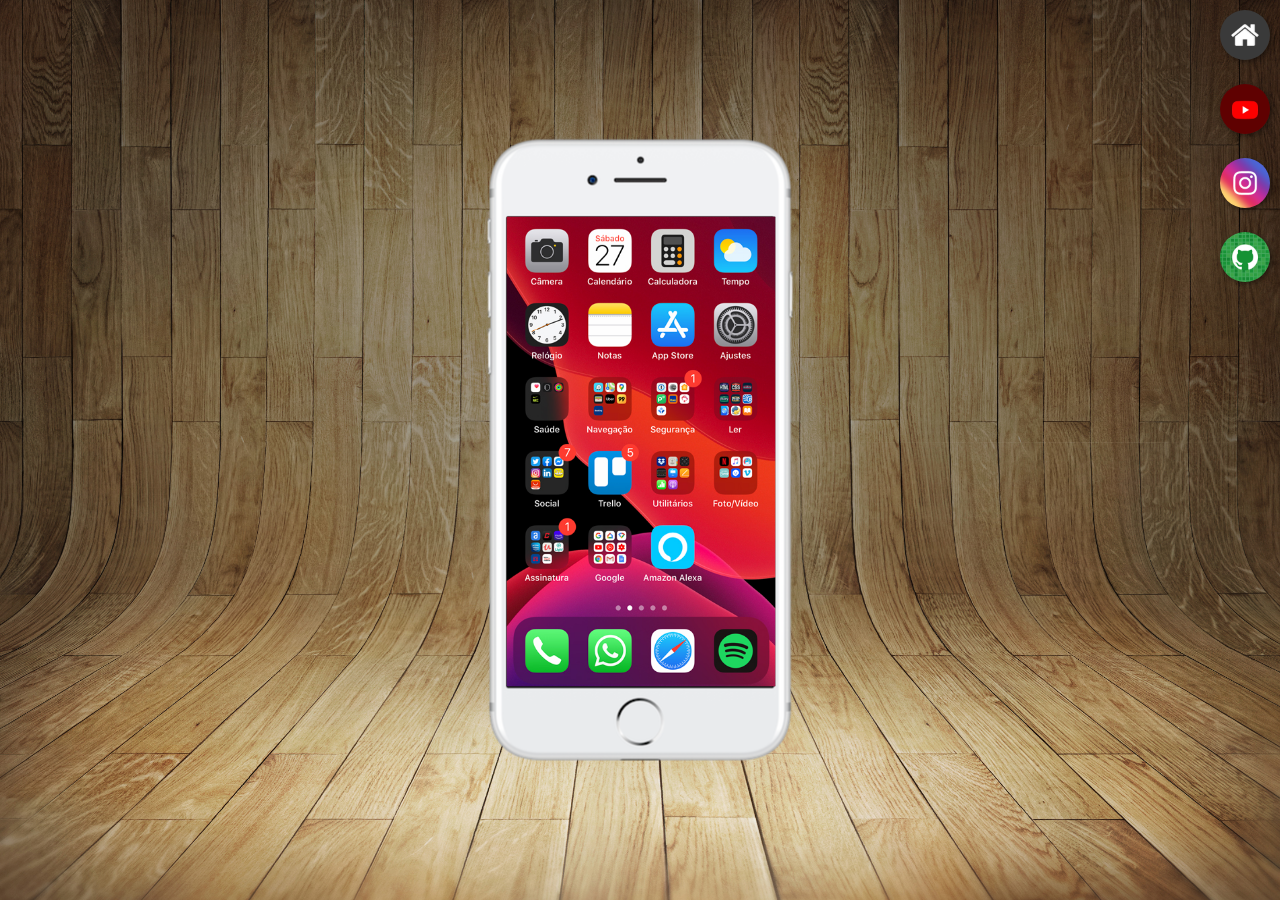
<file: index.html>
<!DOCTYPE html>
<html lang="en">

<head>
    <meta charset="UTF-8">
    <meta name="viewport" content="width=device-width, initial-scale=1.0">
    <title>Document</title>
    <link rel="shortcut icon" href="favicon.ico" type="image/x-icon">
    <link rel="stylesheet" href="estilo/sytle.css">
</head>

<body>
    <main>
        <section id="telefone">
            <iframe src="home.html" name="tela" id="tela" frameborder="0">
                Seu navegador não é compativel
            </iframe>
        </section>
        <section id="redes-sociais">
            <a href="home.html" target="tela"><img src="imagens/logo-home.jpg" alt=""></a><br>
            <a href="youtube.html" target="tela"><img src="imagens/logo-youtube.jpg" alt=""></a><br>
            <a href="insta.html" target="tela"><img src="imagens/logo-instagram.jpg" alt=""></a><br>
            <a href="github.html" target="tela"><img src="imagens/logo-github.jpg" alt=""></a><br>
            <!-- <a href="" target="tela"><img src="imagens/logo-twitter.jpg" alt=""></a><br> -->
            <!-- <a href="" target="tela"><img src="imagens/logo-facebook.jpg" alt=""></a><br> -->
        </section>
    </main>
</body>

</html>
</file>
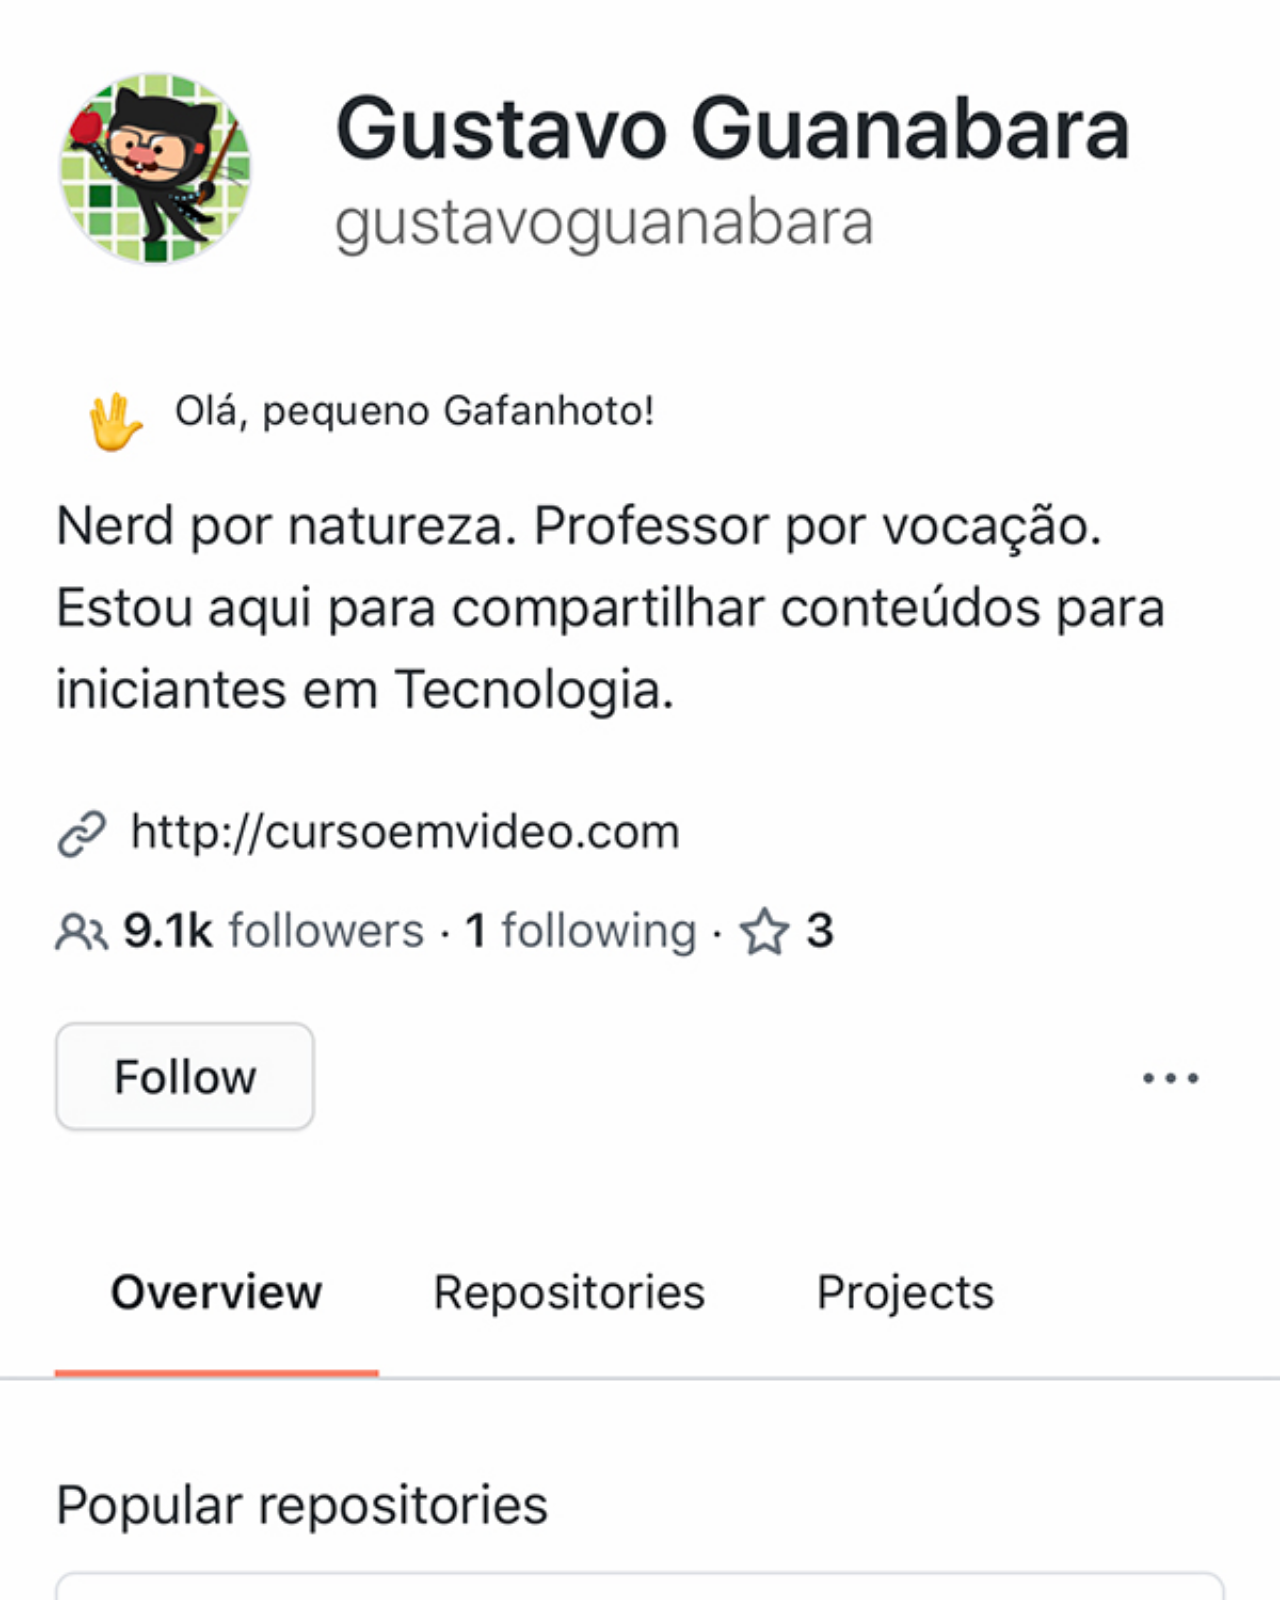
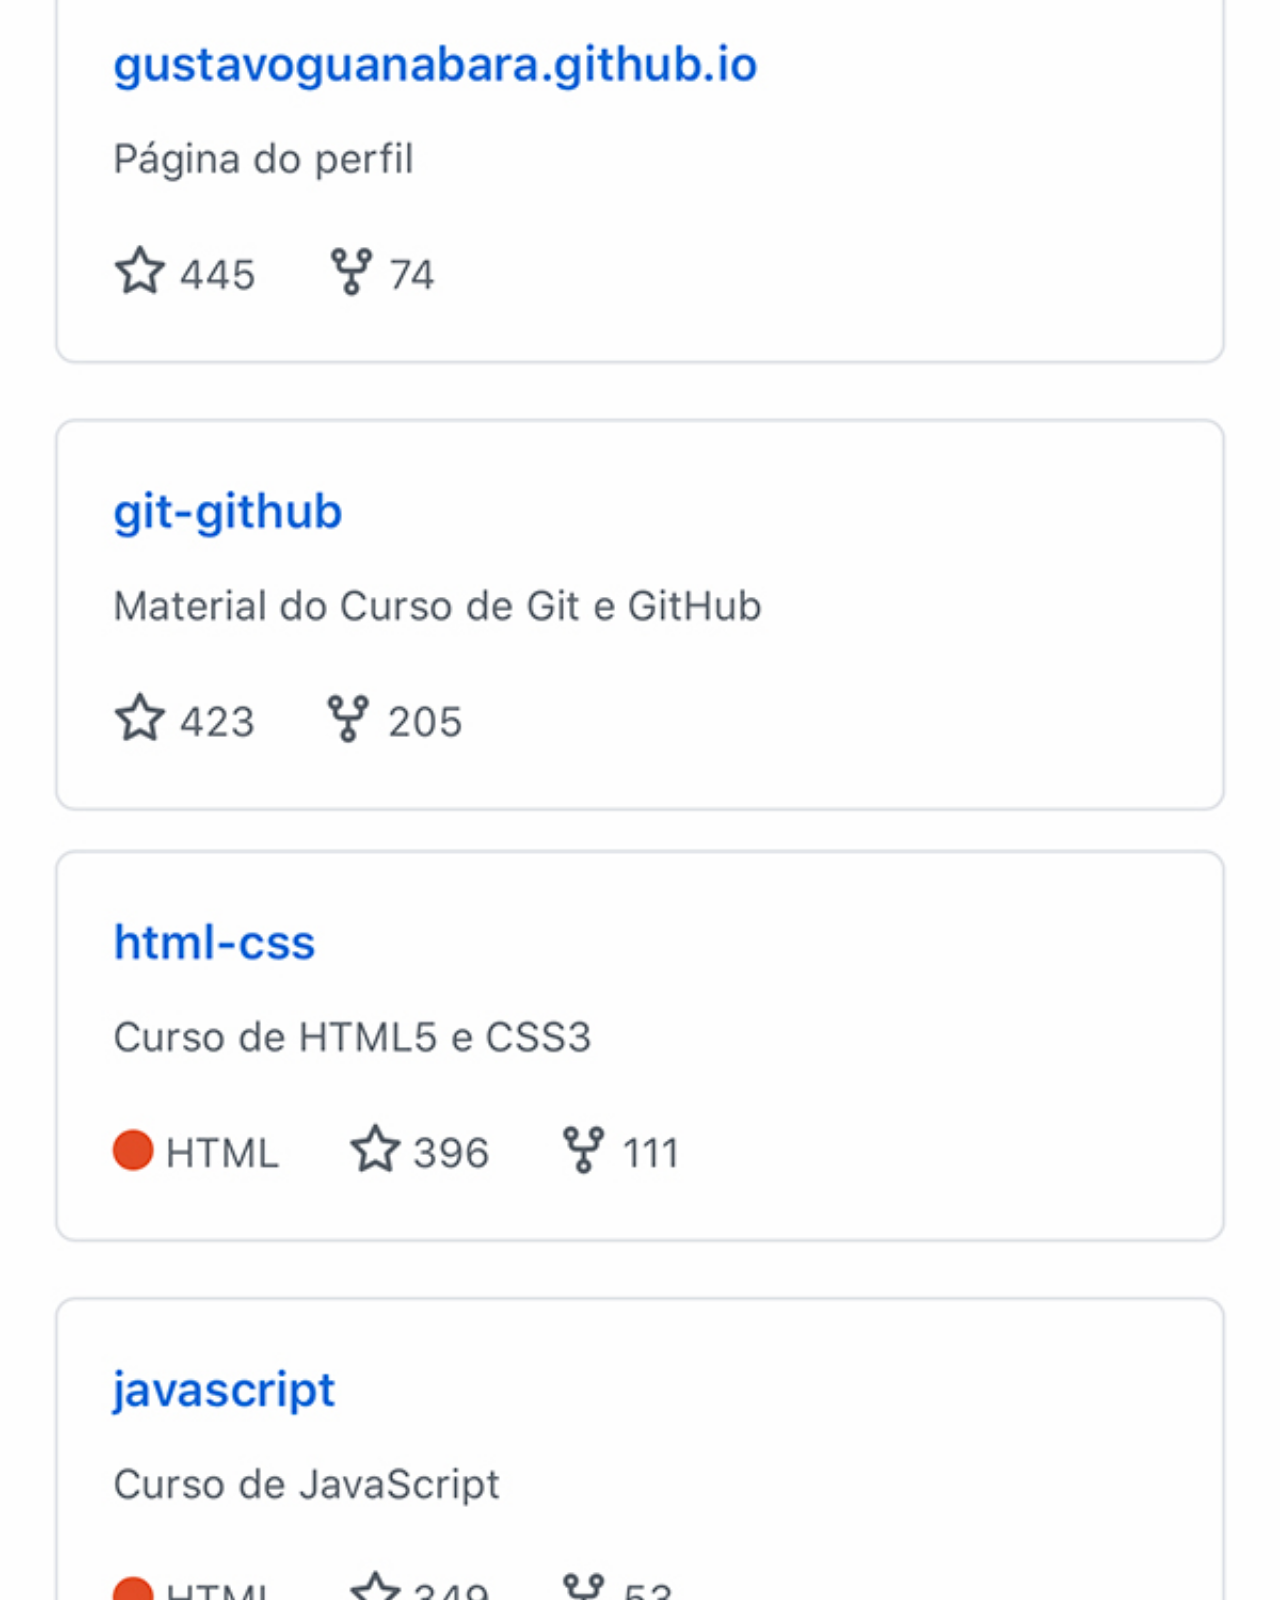
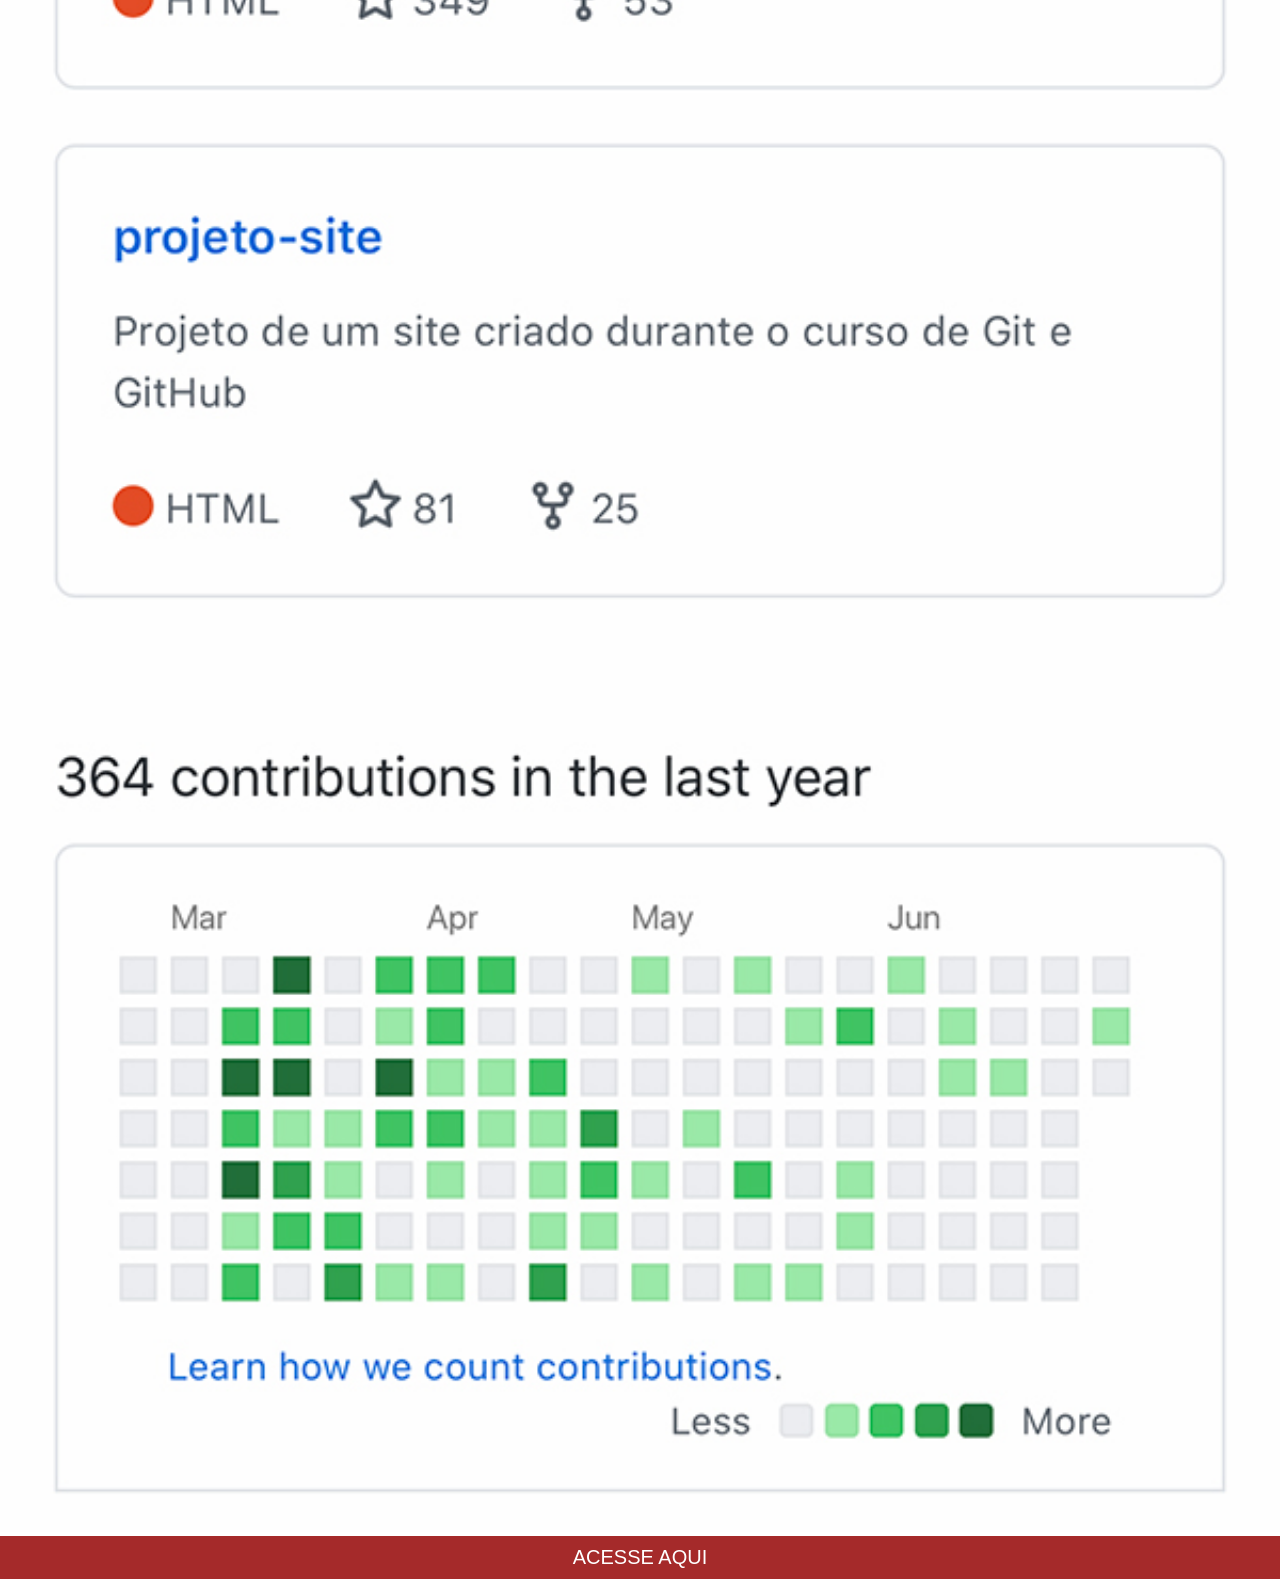
<file: github.html>
<!DOCTYPE html>
<html lang="en">
<head>
    <meta charset="UTF-8">
    <meta name="viewport" content="width=device-width, initial-scale=1.0">
    <title>GitHub</title>
    <link rel="stylesheet" href="estilo/telas.css">
</head>
<body>
    <img src="imagens/tela-github.jpg" alt="">
    <a href="https://github.com/pyetro-cod">Acesse aqui</a>

</body>
</html>
</file>
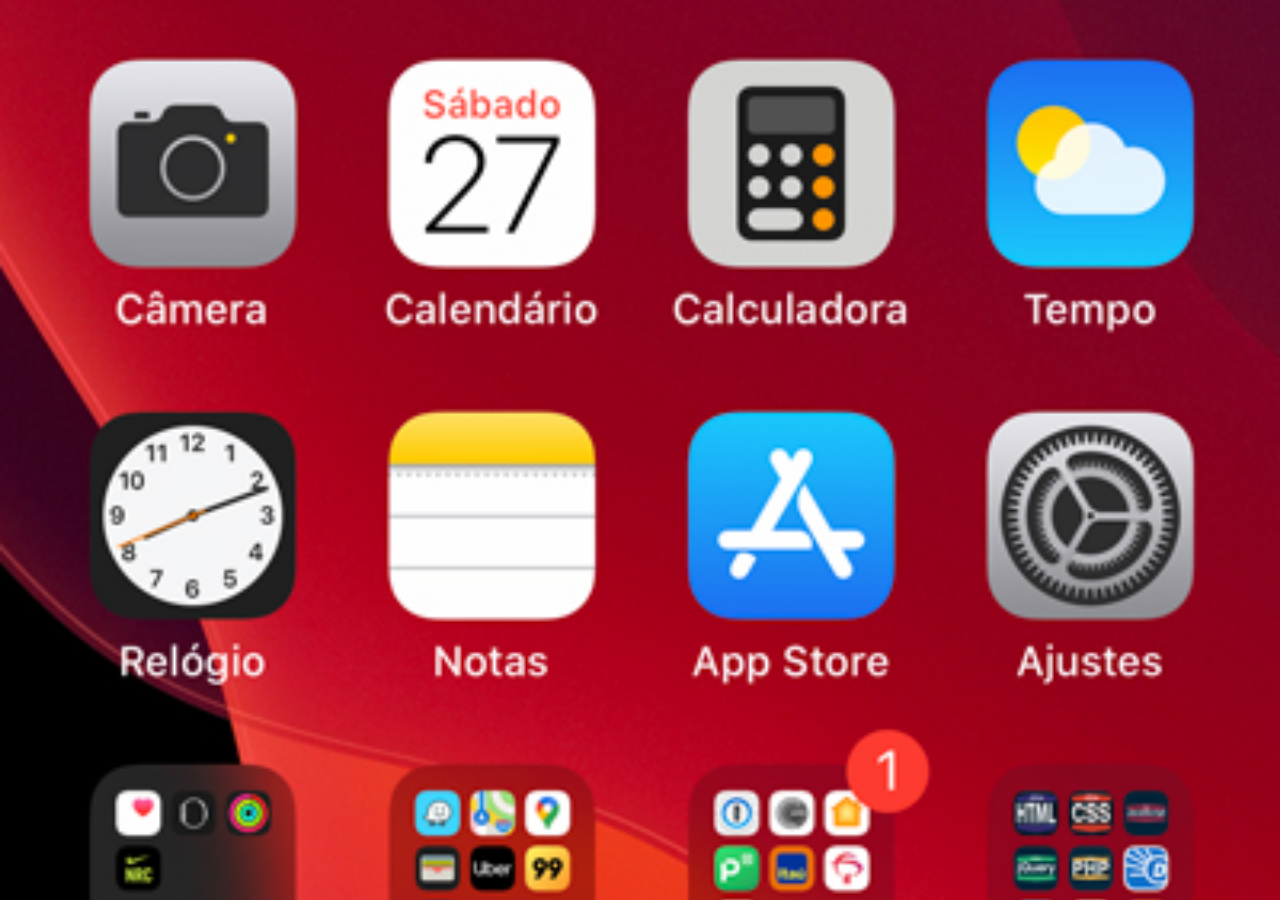
<file: home.html>
<!DOCTYPE html>
<html lang="en">
<head>
    <meta charset="UTF-8">
    <meta name="viewport" content="width=device-width, initial-scale=1.0">
    <title>Document</title>
</head>
<style>
    *{
        margin: 0px;
        padding: 0px;
    }

    body{
       
        background: black url(imagens/tela-home.jpg) no-repeat
        top center;
        background-size: cover;
    }

</style>
<body>
    
</body>
</html>
</file>
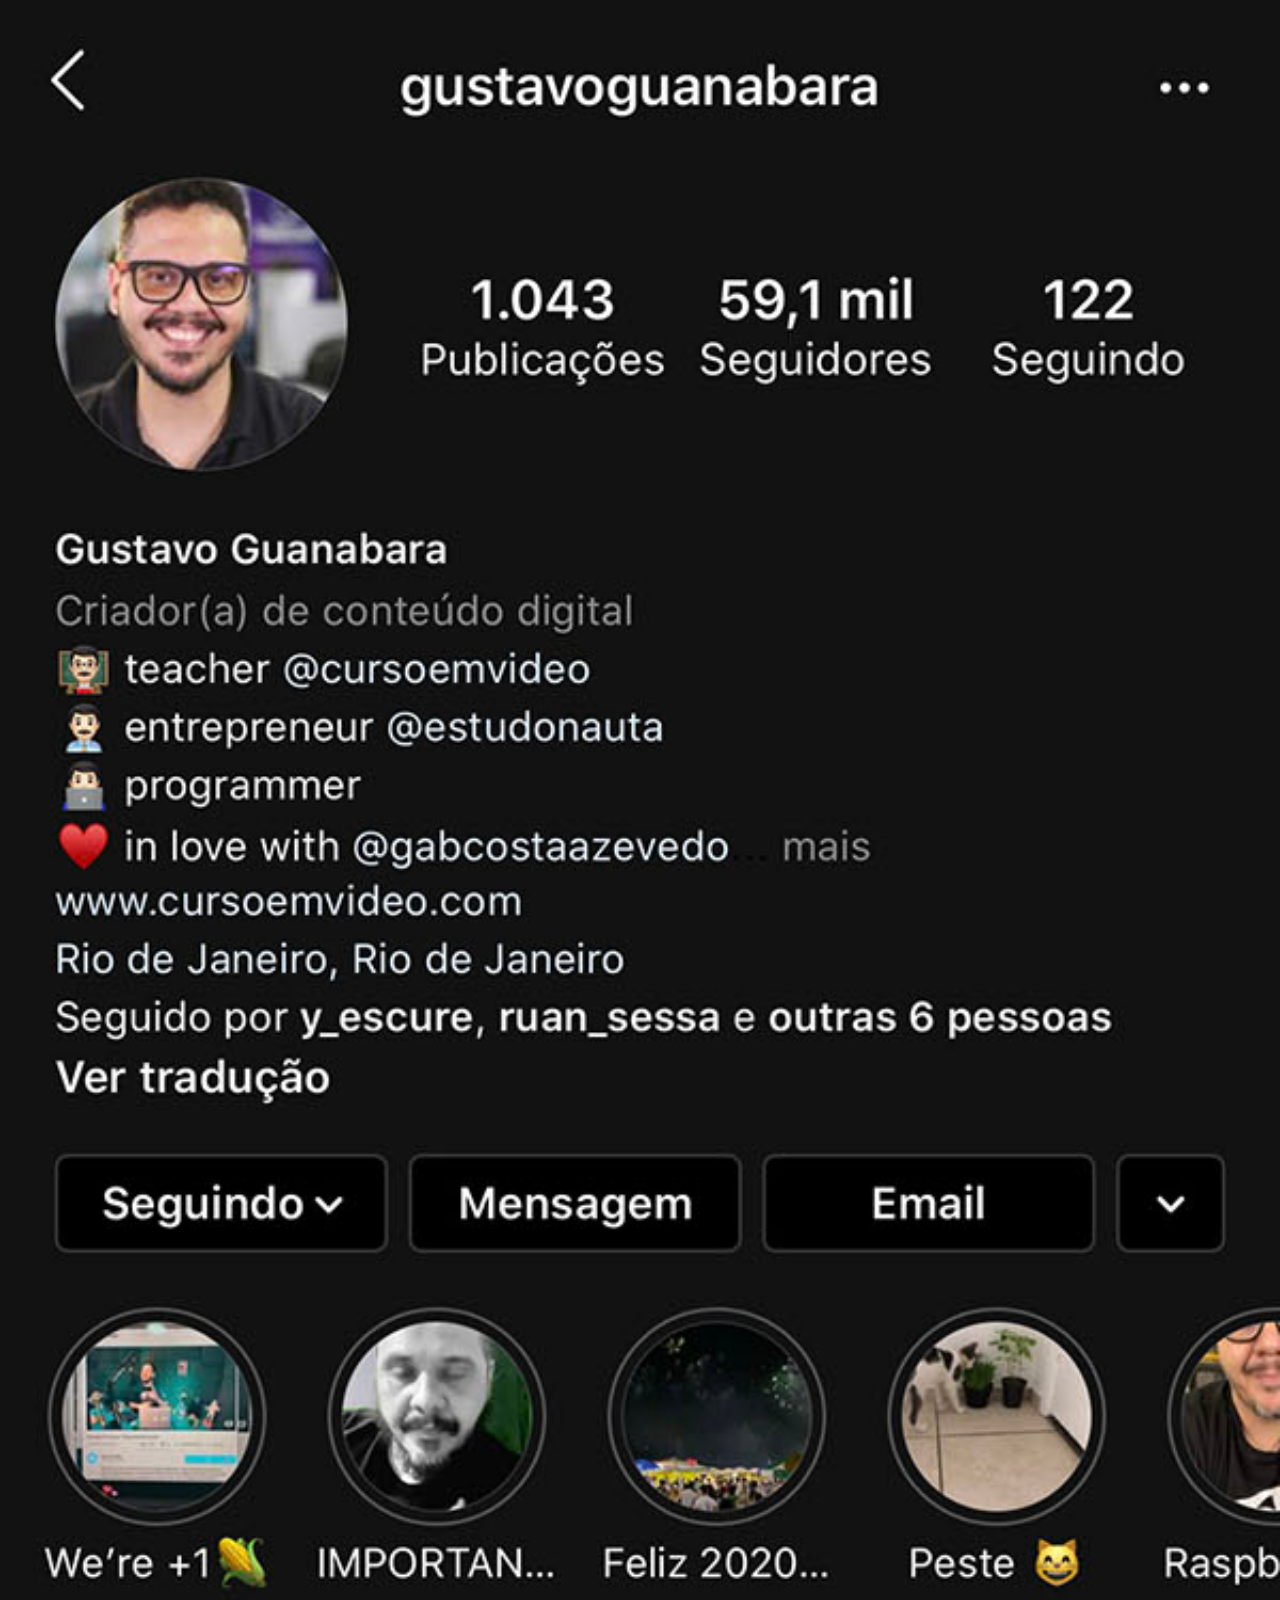
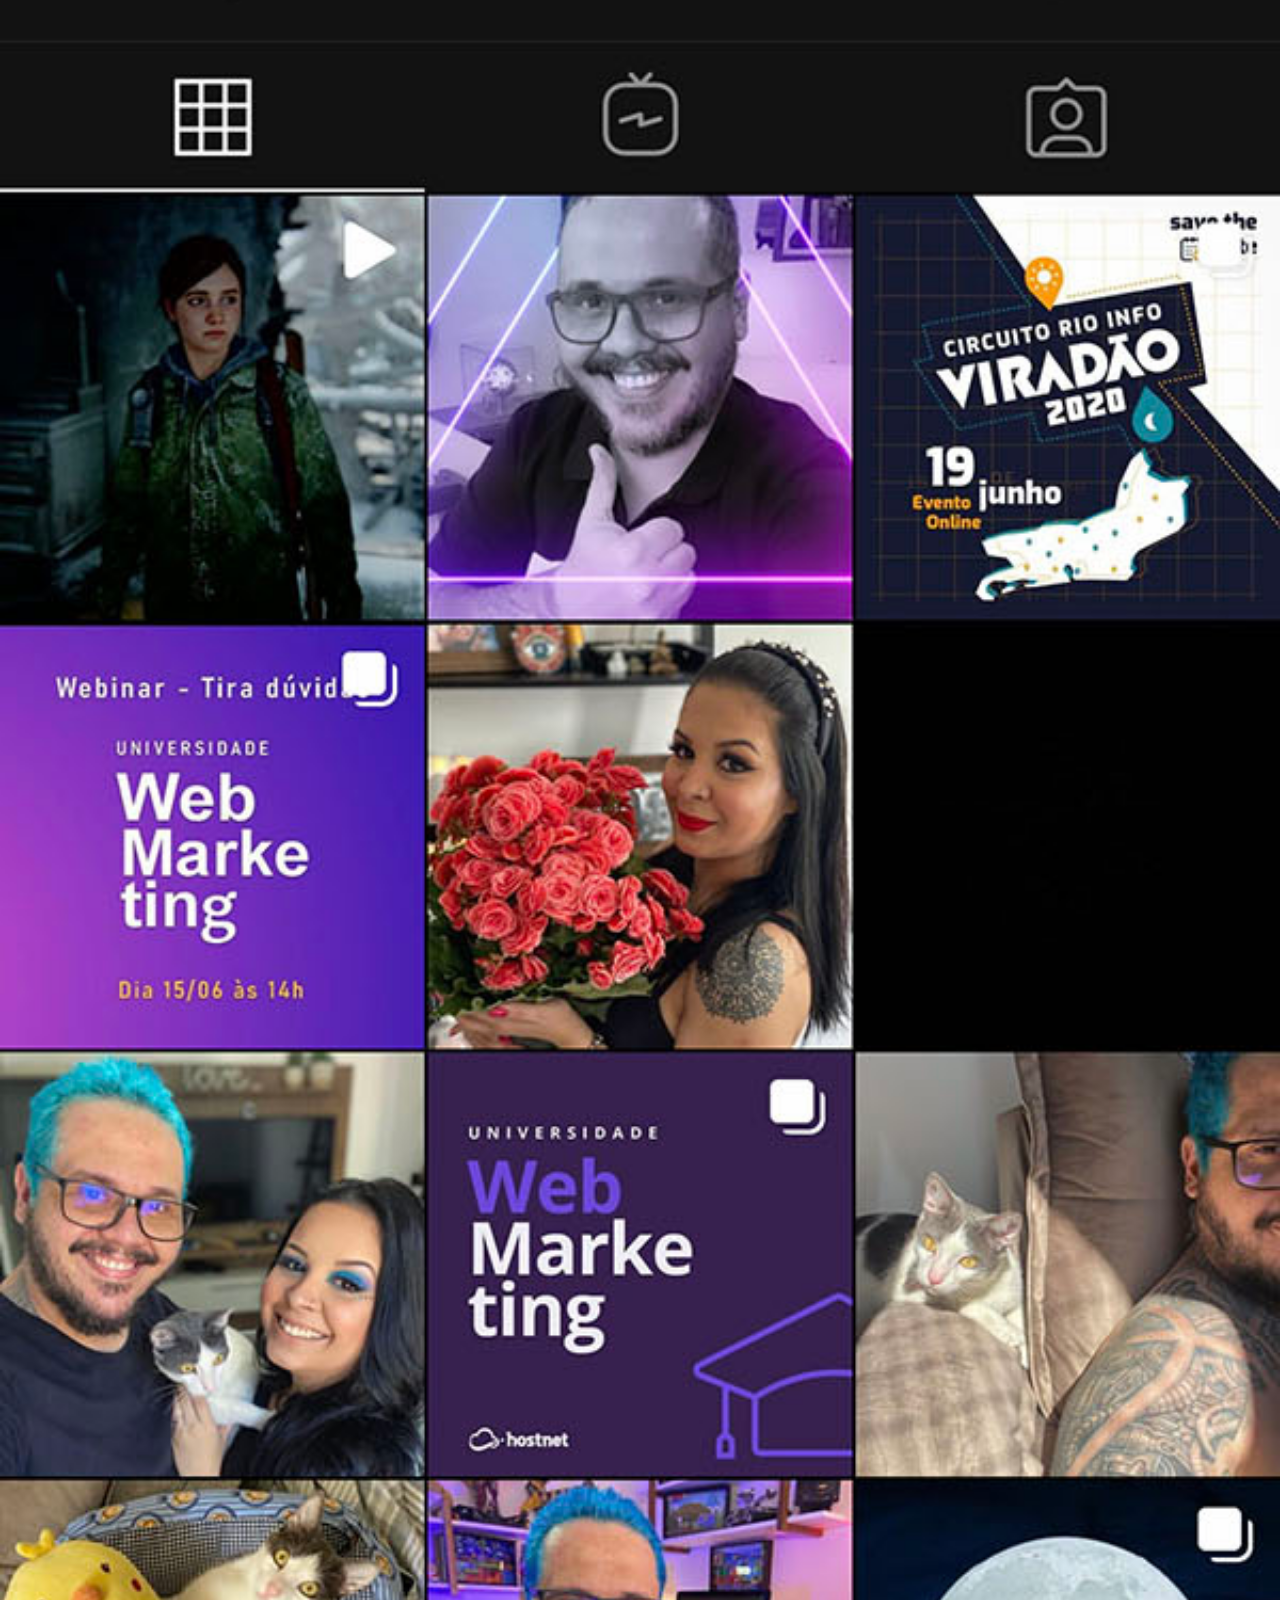
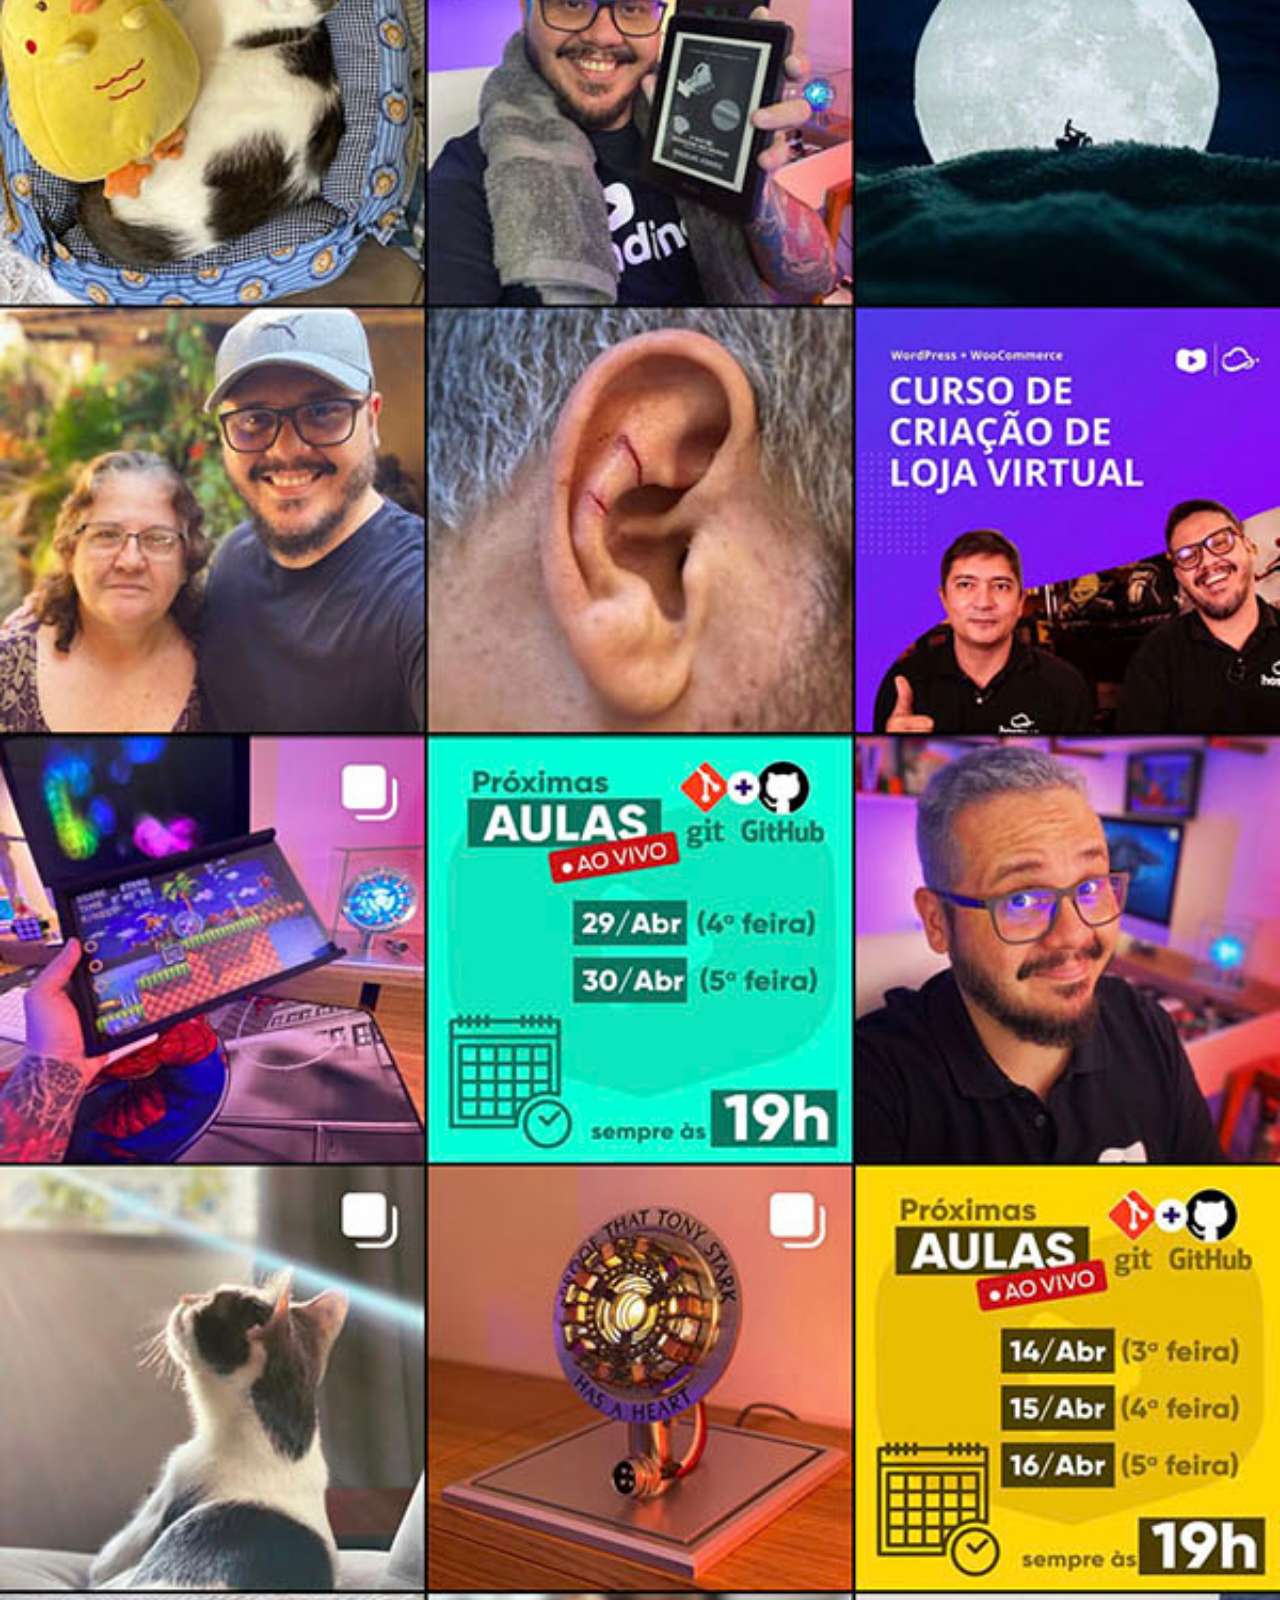
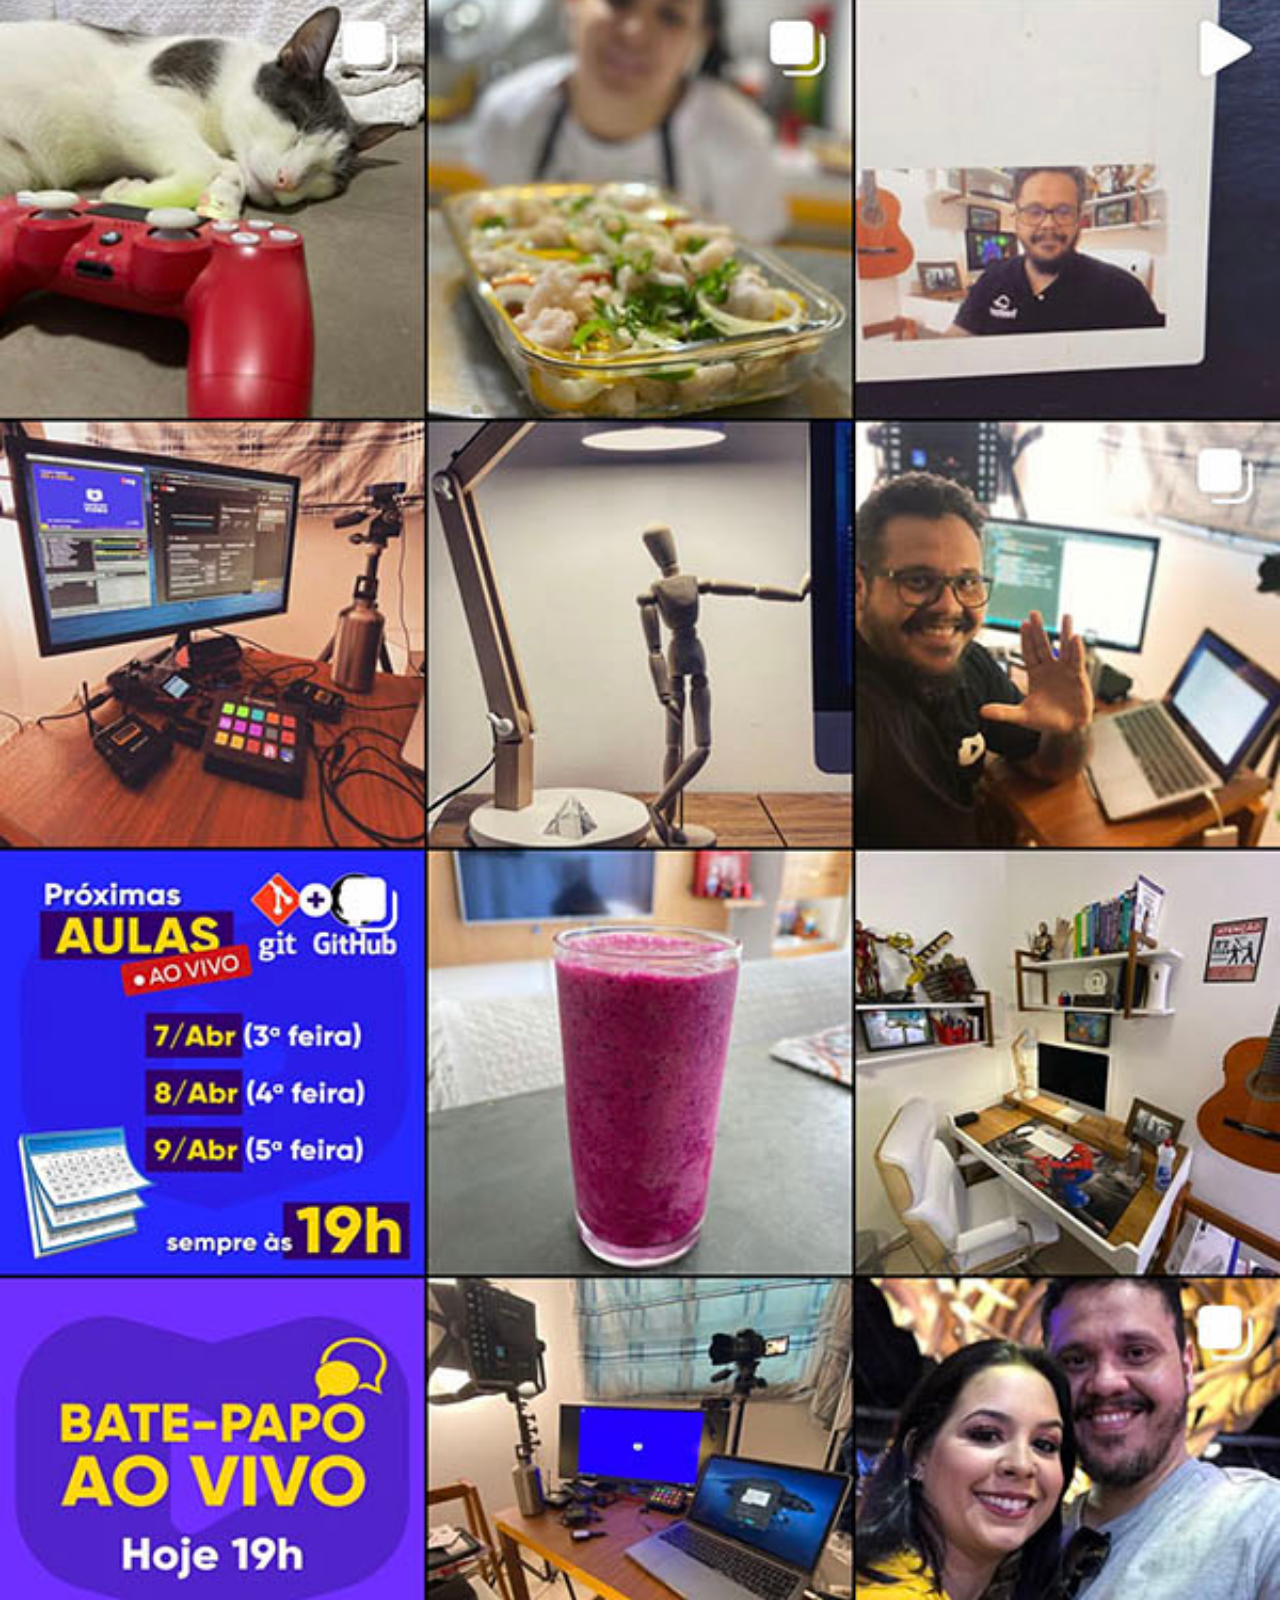
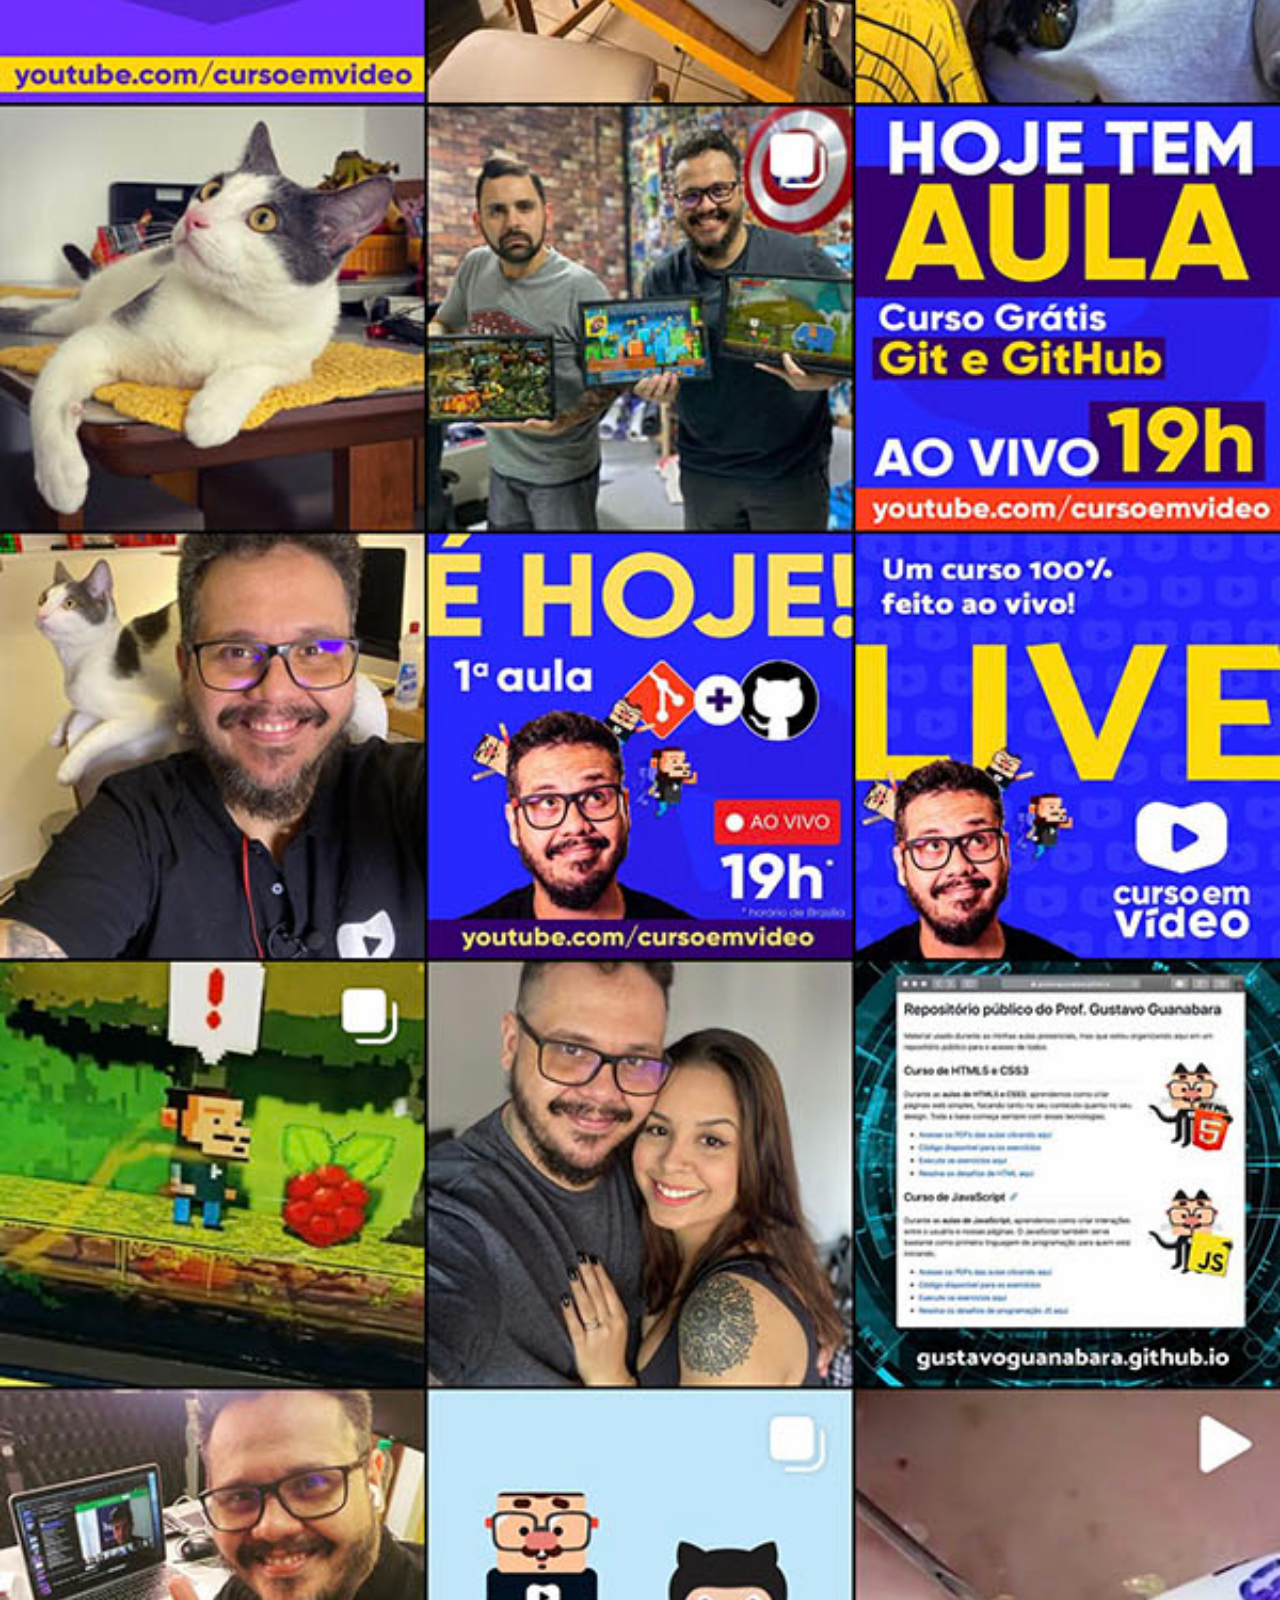
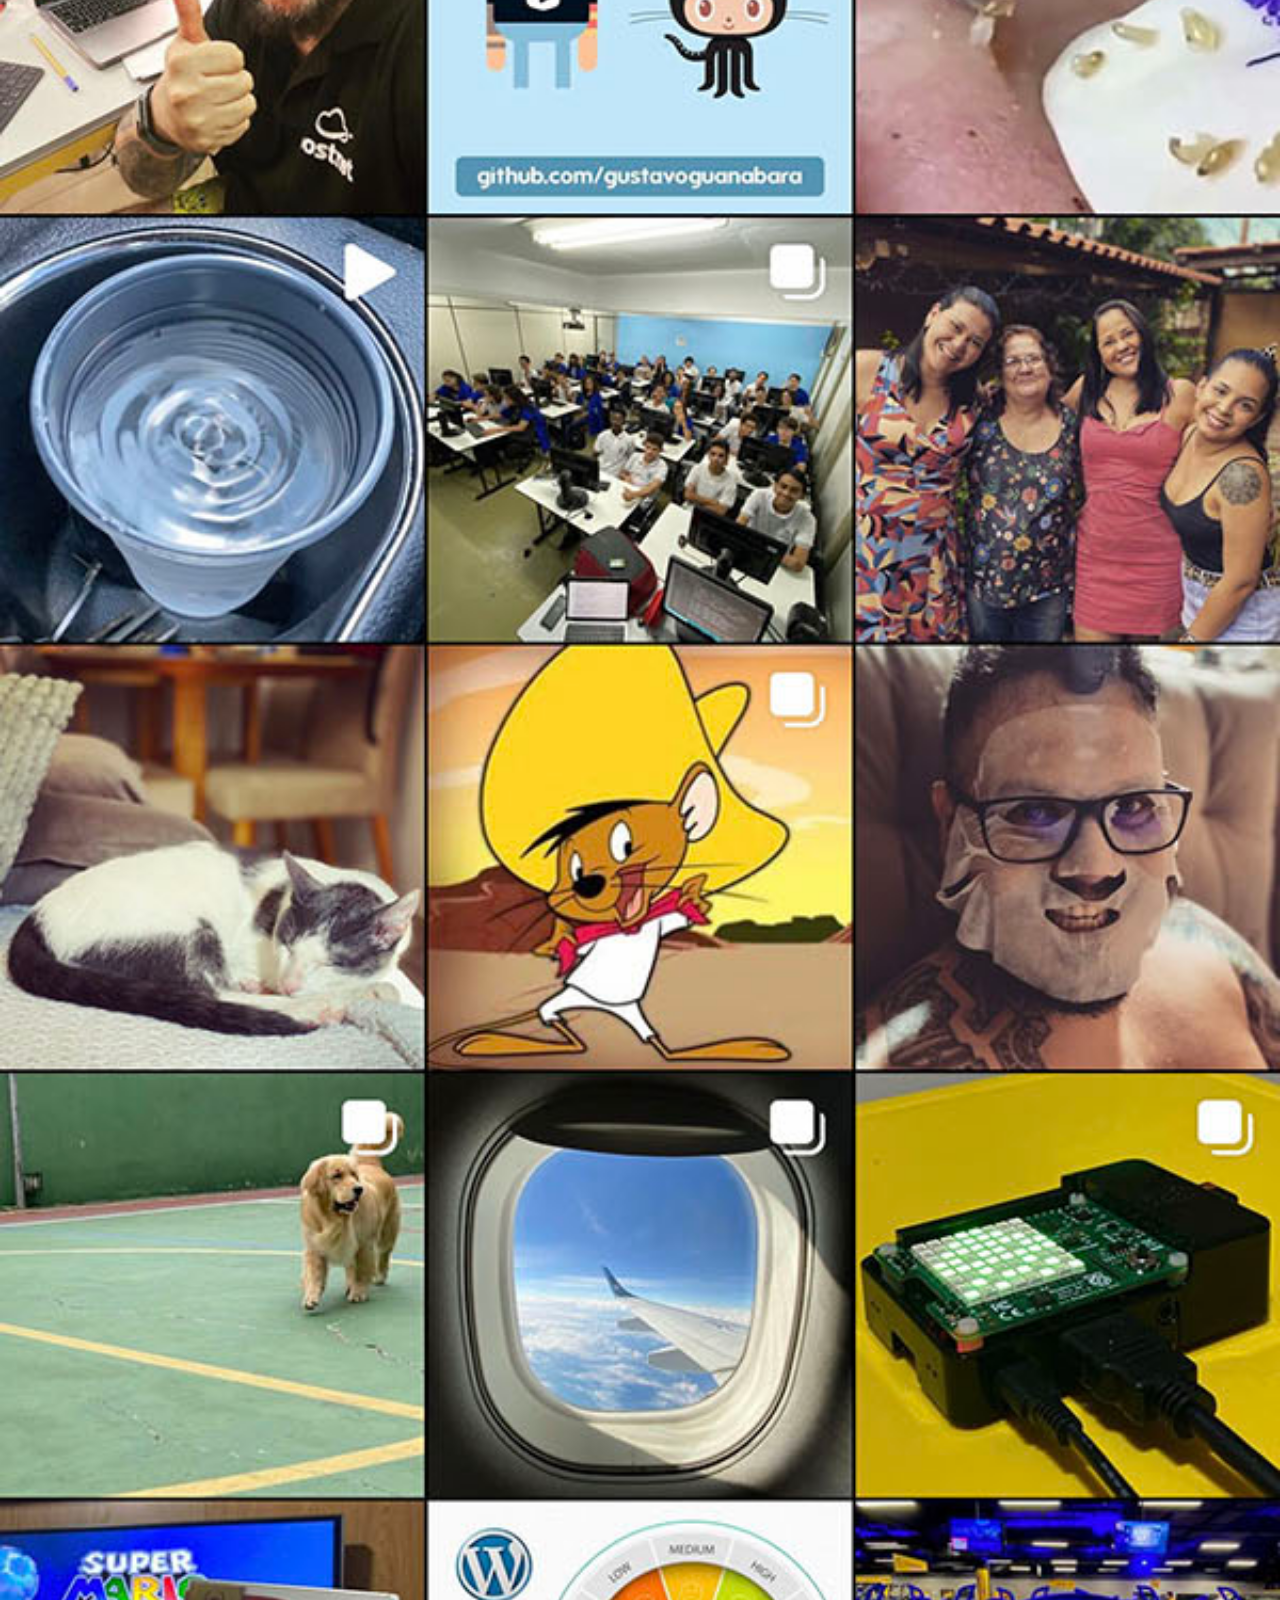
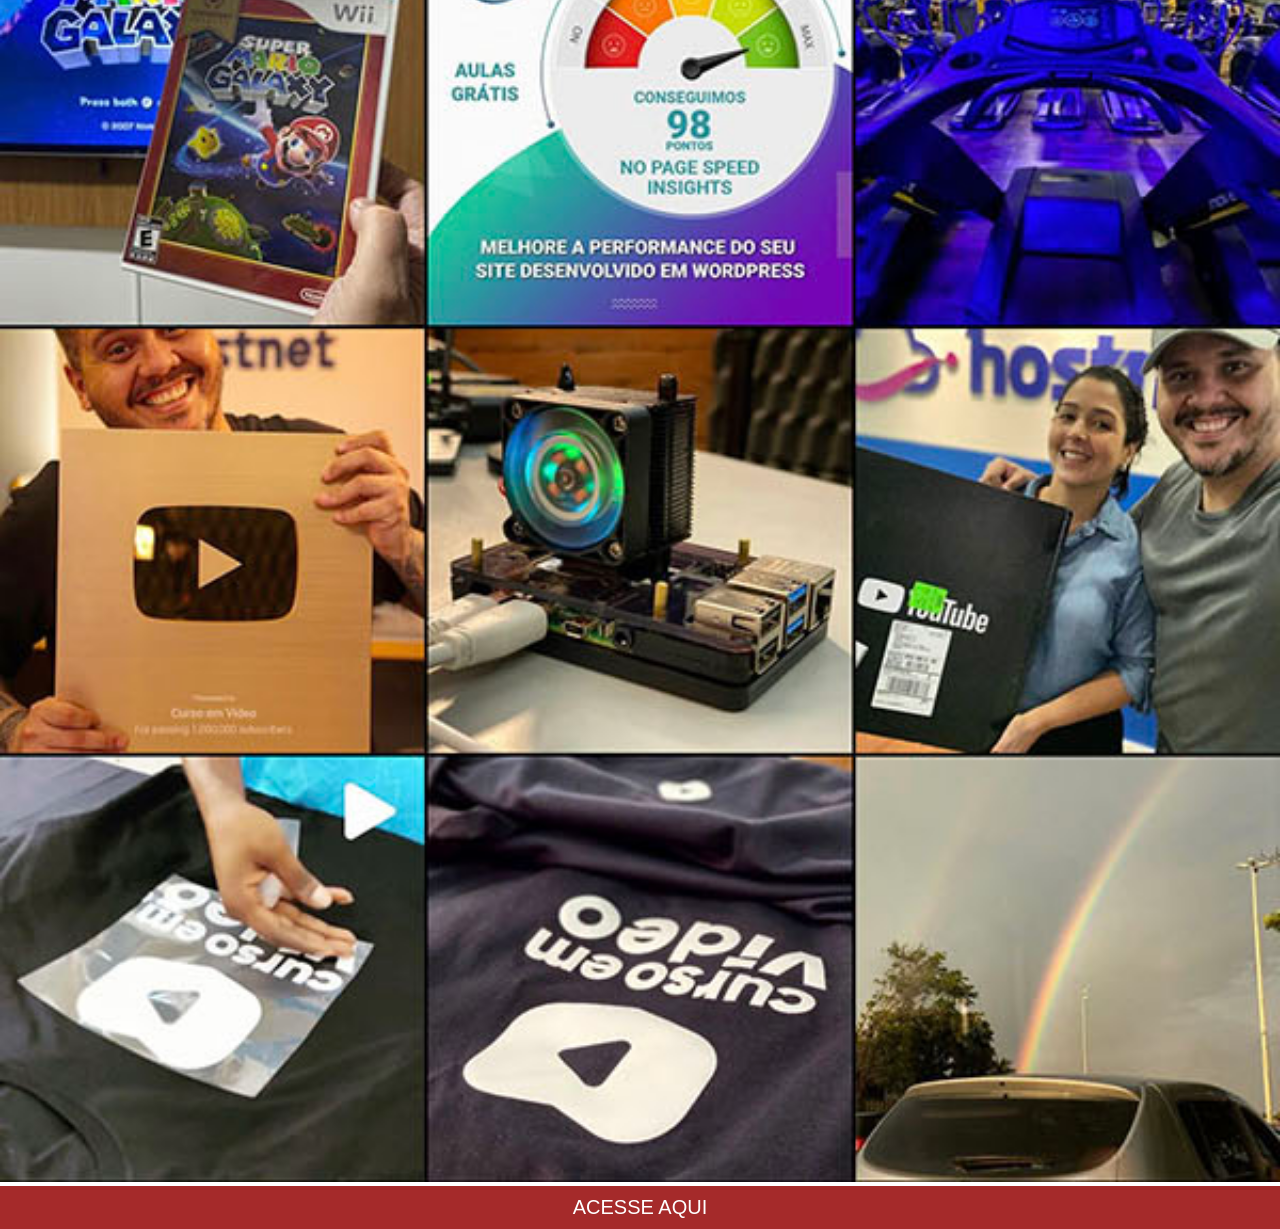
<file: insta.html>
<!DOCTYPE html>
<html lang="en">
<head>
    <meta charset="UTF-8">
    <meta name="viewport" content="width=device-width, initial-scale=1.0">
    <title>Instagram</title>
    <link rel="stylesheet" href="estilo/telas.css">
</head>
<body>
    <img src="imagens/tela-instagram.jpg" alt="tela-instagram">
    <a href="https://www.instagram.com/pyetro_dev/">Acesse aqui</a>
</body>
</html>
</file>
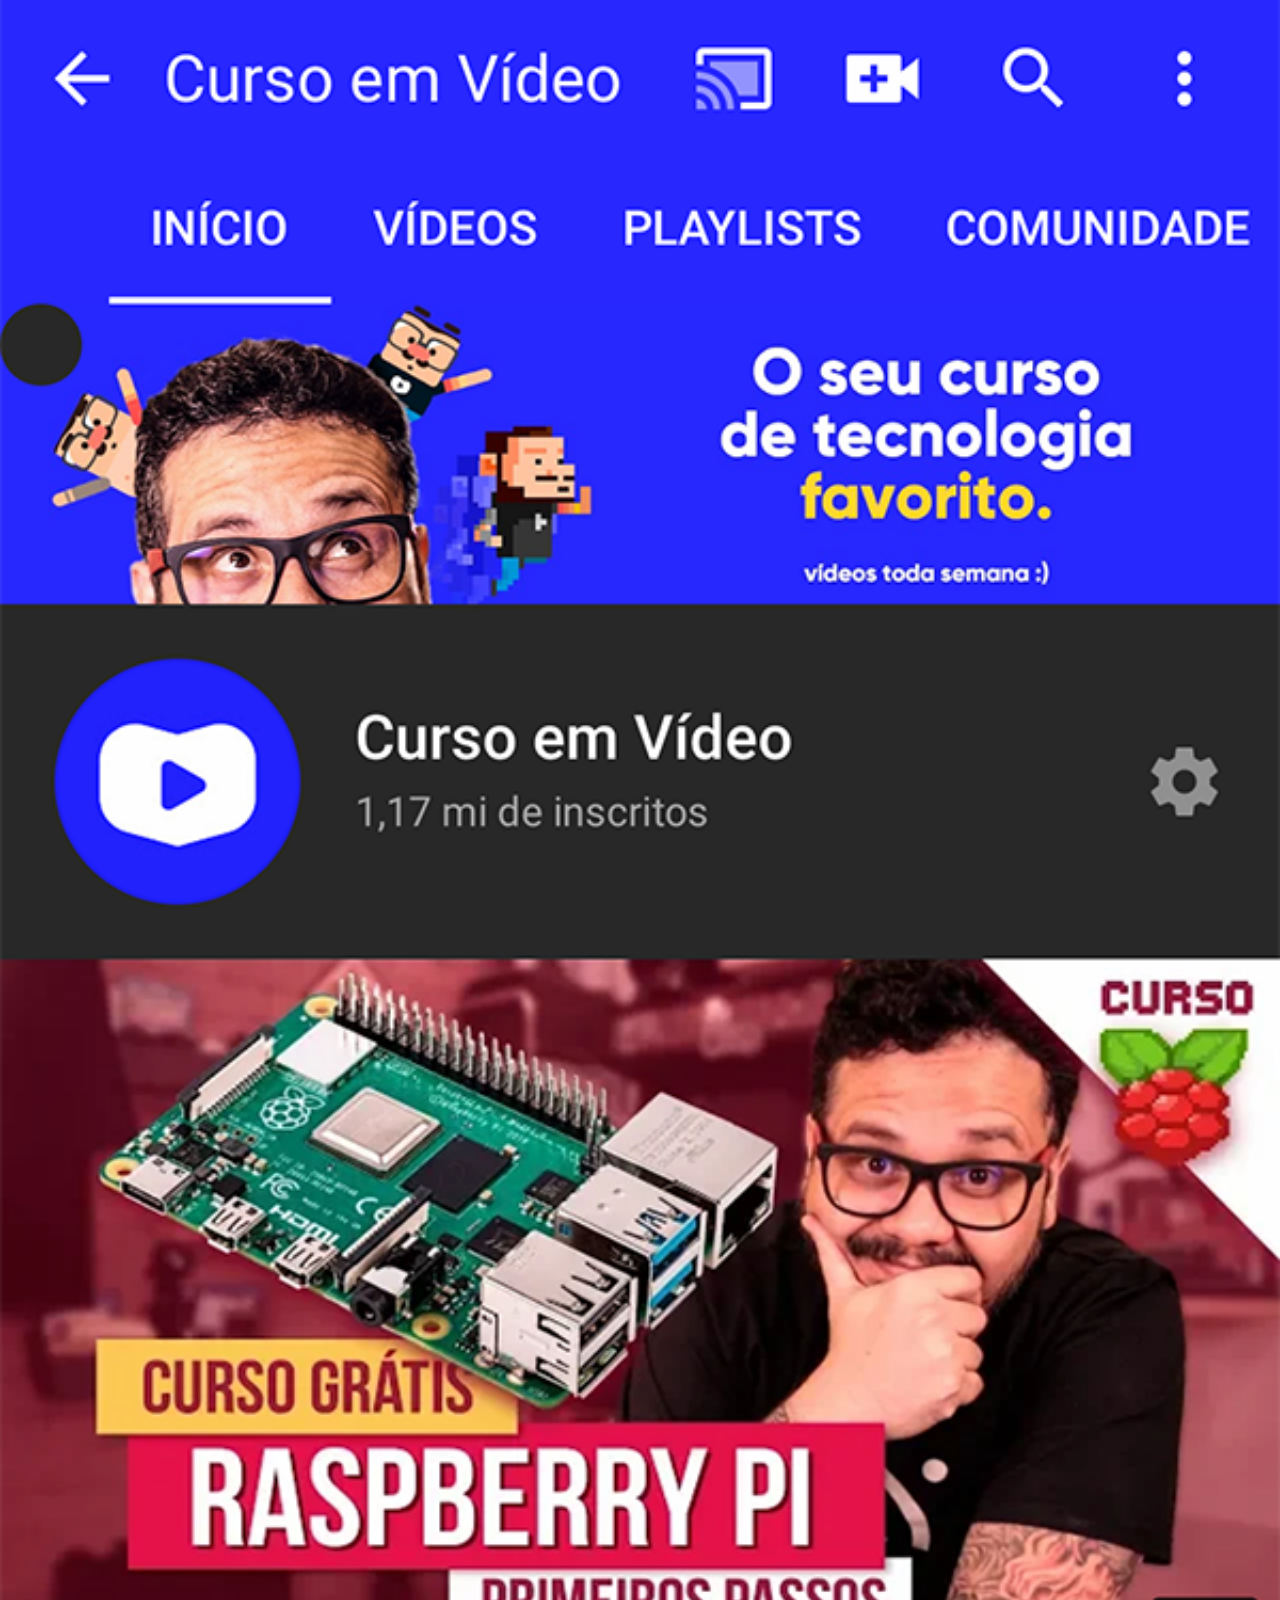
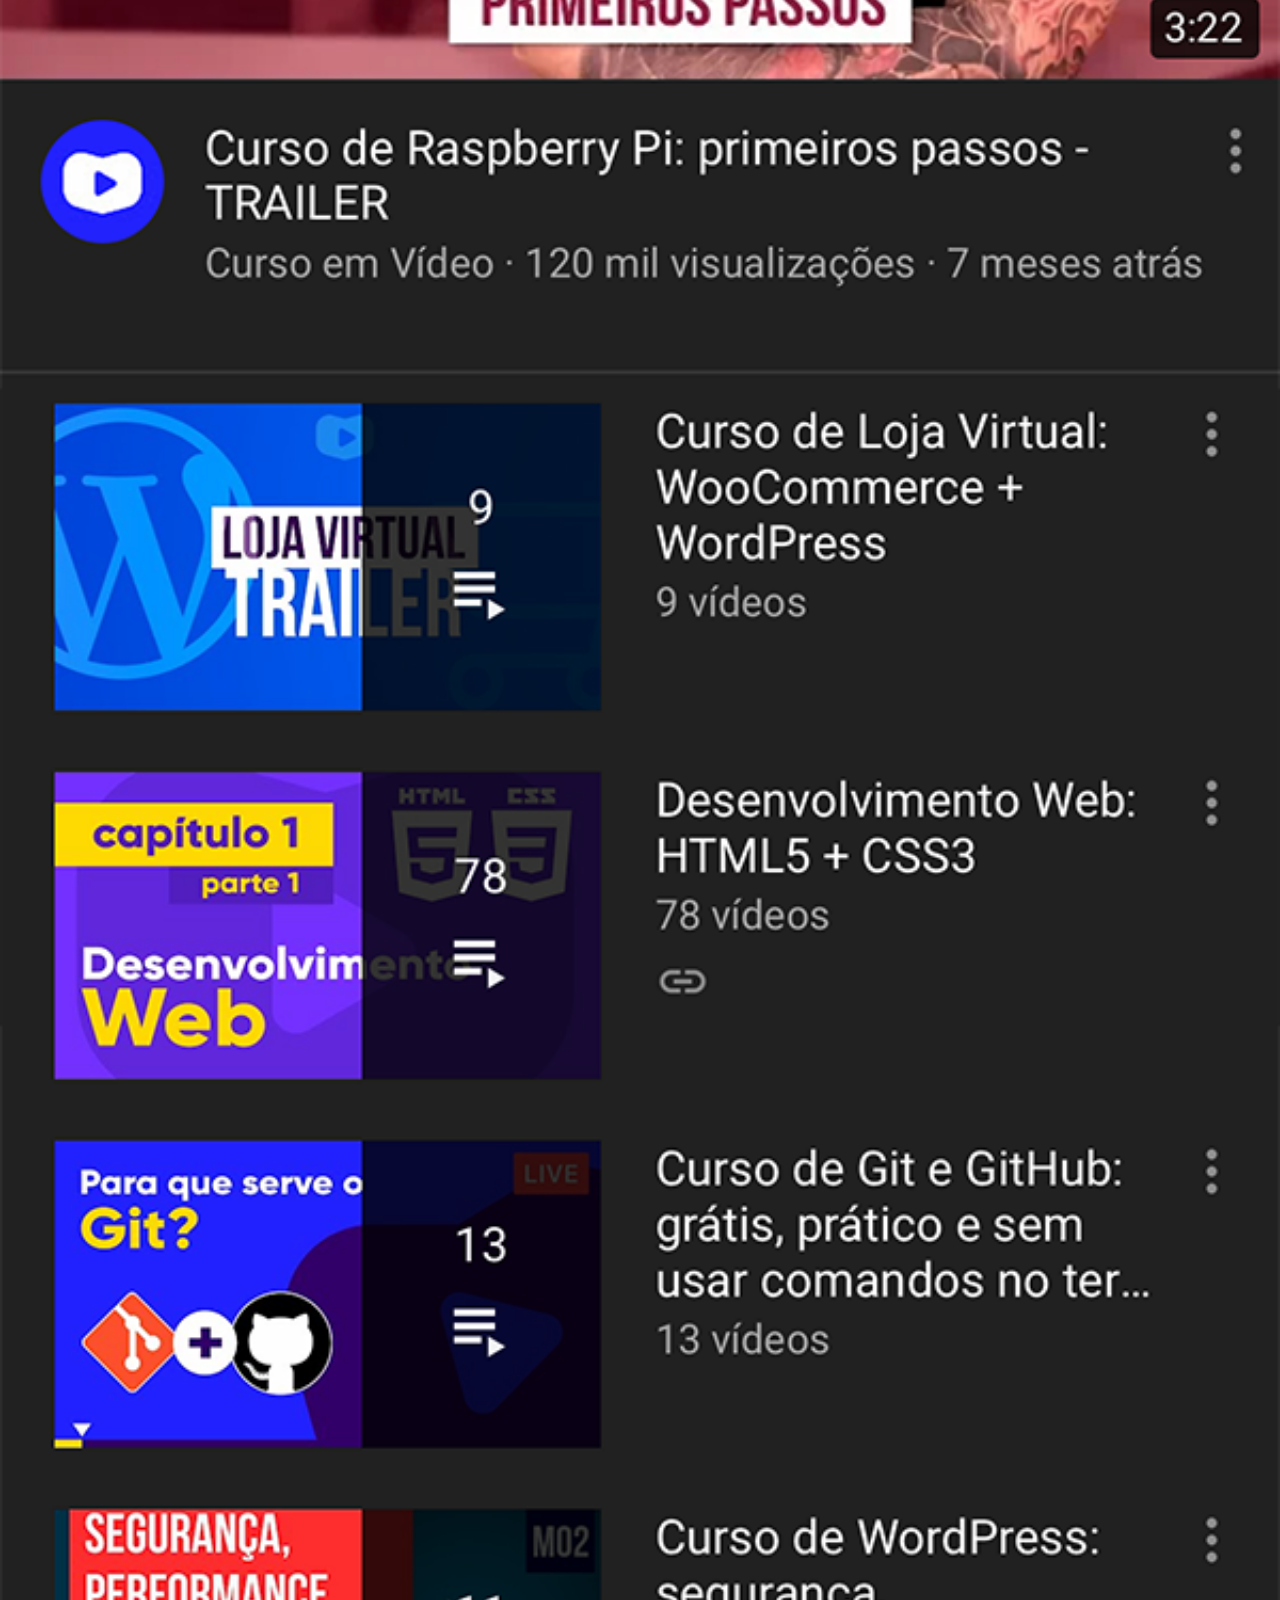
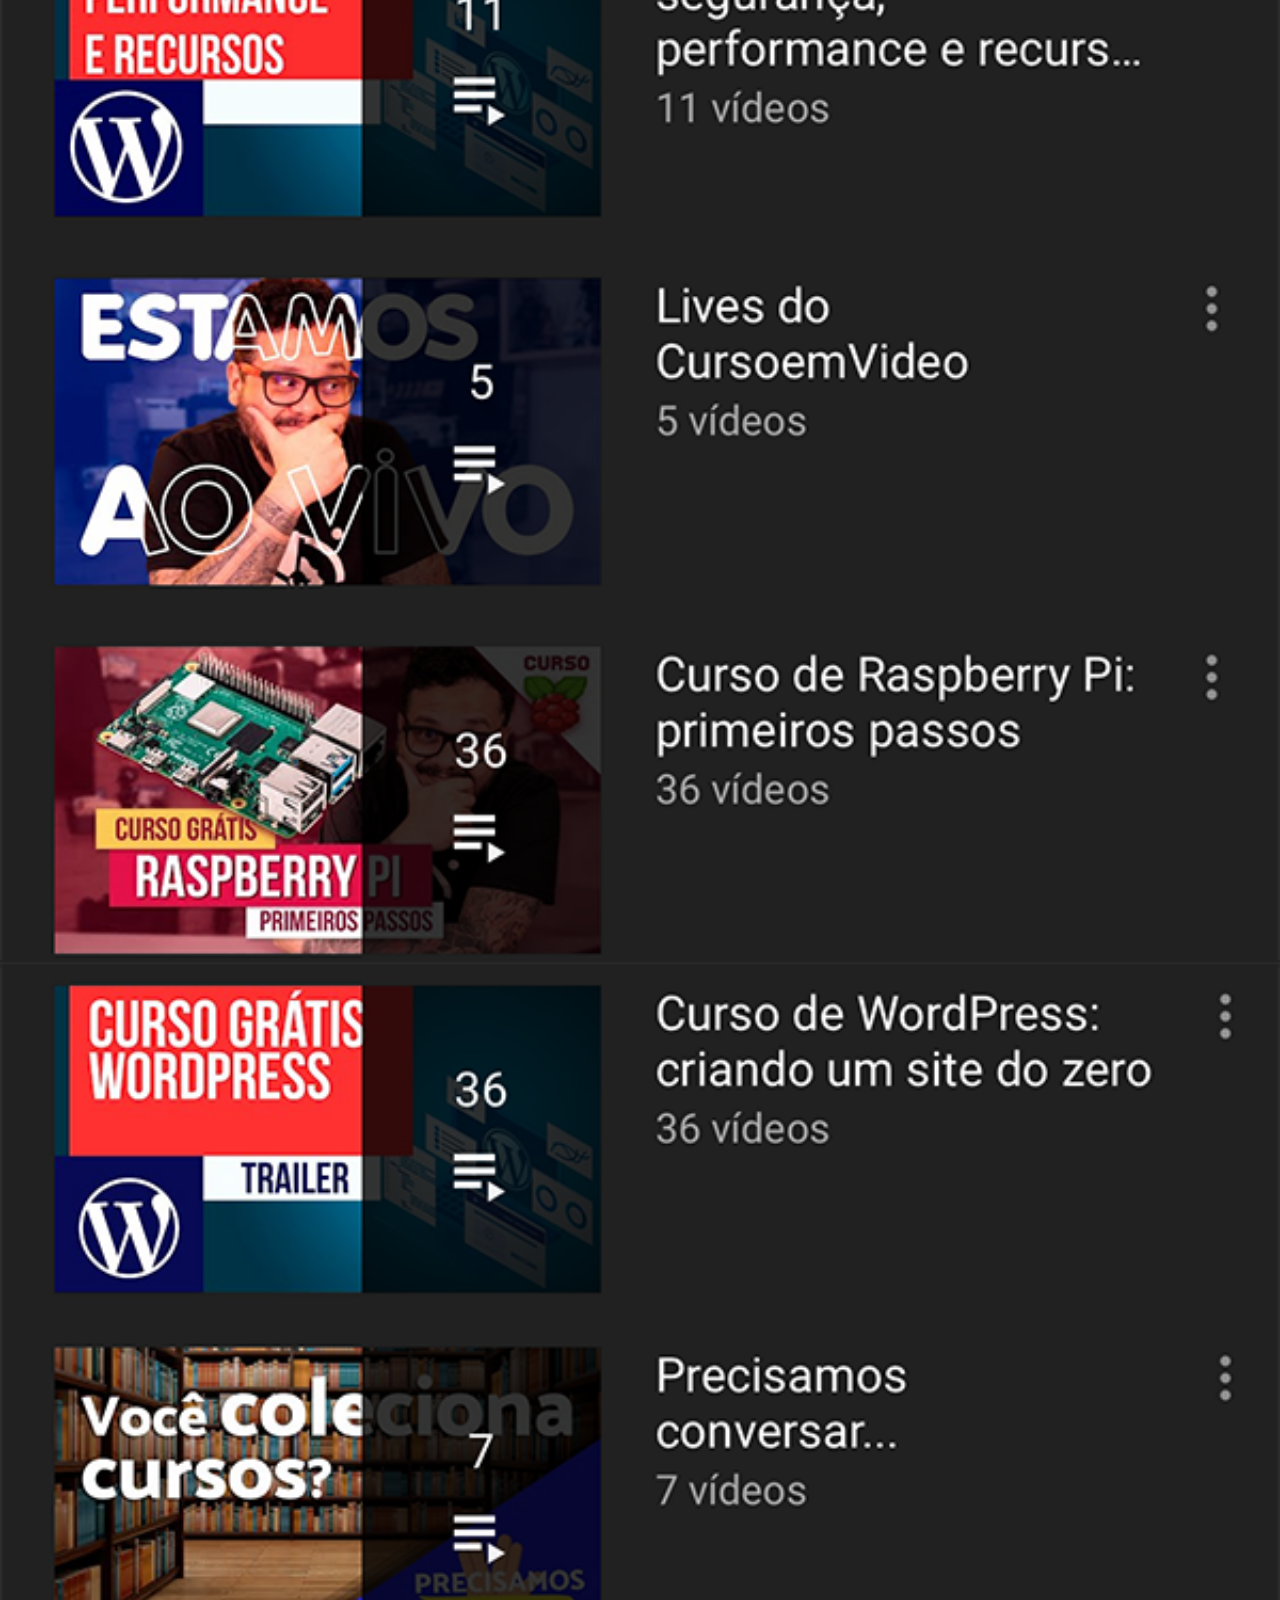
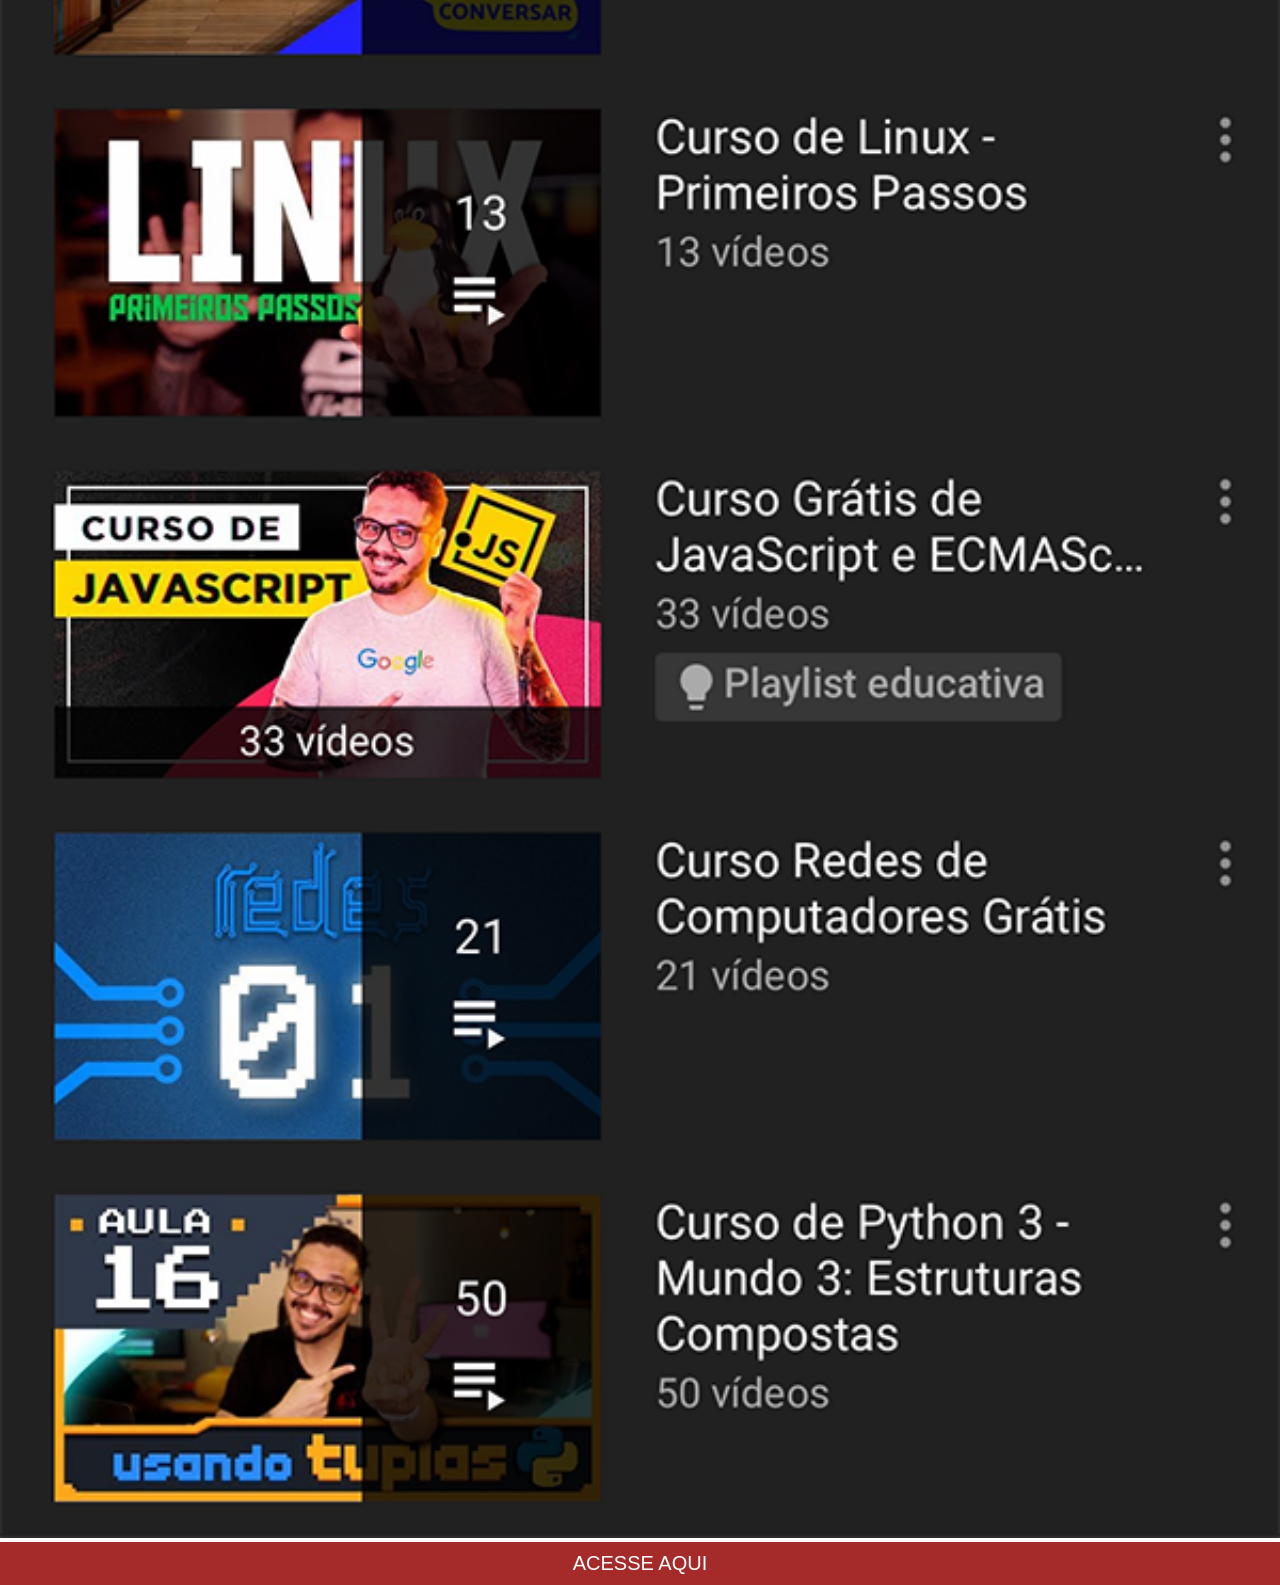
<file: youtube.html>
<!DOCTYPE html>
<html lang="en">
<head>
    <meta charset="UTF-8">
    <meta name="viewport" content="width=device-width, initial-scale=1.0">
    <title>Youtube</title>
    <style>

        *{
            padding: 0px;
            margin: 0px;
        }

        ::-webkit-scrollbar{
            height: 0px;
            width: 0px;
        }
        img{
            width: 100vw;
        }

        a{
            display: block;
            background-color: brown;
            color: white;
            padding: 10px;
            text-align: center;
            text-decoration: none;
            text-transform: uppercase;
            font-size: 20px;
            font-family: Arial, Helvetica, sans-serif;
        }
    </style>
</head>
<body>
    <img src="imagens/tela-youtube.png" alt="Youtube">
    <a href="https://www.youtube.com/watch?v=JsfN_n7XC8w">acesse aqui</a>
</body>
</html>
</file>
<file: estilo/sytle.css>
*{
    margin: 0px;
    padding: 0px;
}

html,body{
    height: 100vh;
    width: 100vw;
    background-color: black;
}

body{
    background: url('../imagens/fundo-madeira.jpg') no-repeat top center;
    background-size : cover;
    background-attachment: fixed    ;
}

main {
    height: 100vh;
    position: relative;
    
}

#telefone{
    position:absolute ;
    top: 50%;
    left: 50%;
    transform: translate(-50%, -50%);

    height: 627px;
    width: 311px;
    background: url(../imagens/frame-iphone.png) no-repeat;
}

#tela {
    position: relative;
    top: 80px;
    left: 22px;
    width: 269px;
    height: 470px;
    border: none;
}

#redes-sociais{
    text-align: right;
}

#redes-sociais img{
    width: 50px;
    margin: 10px;
    border-radius: 50px;
    box-shadow: 2px 2px 5px rgba(0, 0, 0, 0.436);
    box-sizing: border-box;
}

section#redes-sociais img:hover{
    border: 2px solid rgba(255, 255, 255, 0.557);
    transform: translate(-2px, -2px);
    box-shadow: 5px 5px 10px rgba(0, 0, 0, 0.55);
    transition: .2s;
}
</file>
<file: estilo/telas.css>
* {
    padding: 0px;
    margin: 0px;
}

::-webkit-scrollbar {
    height: 0px;
    width: 0px;
}

img {
    width: 100vw;
}

a {
    display: block;
    background-color: brown;
    color: white;
    padding: 10px;
    text-align: center;
    text-decoration: none;
    text-transform: uppercase;
    font-size: 20px;
    font-family: Arial, Helvetica, sans-serif;
}
</file>
